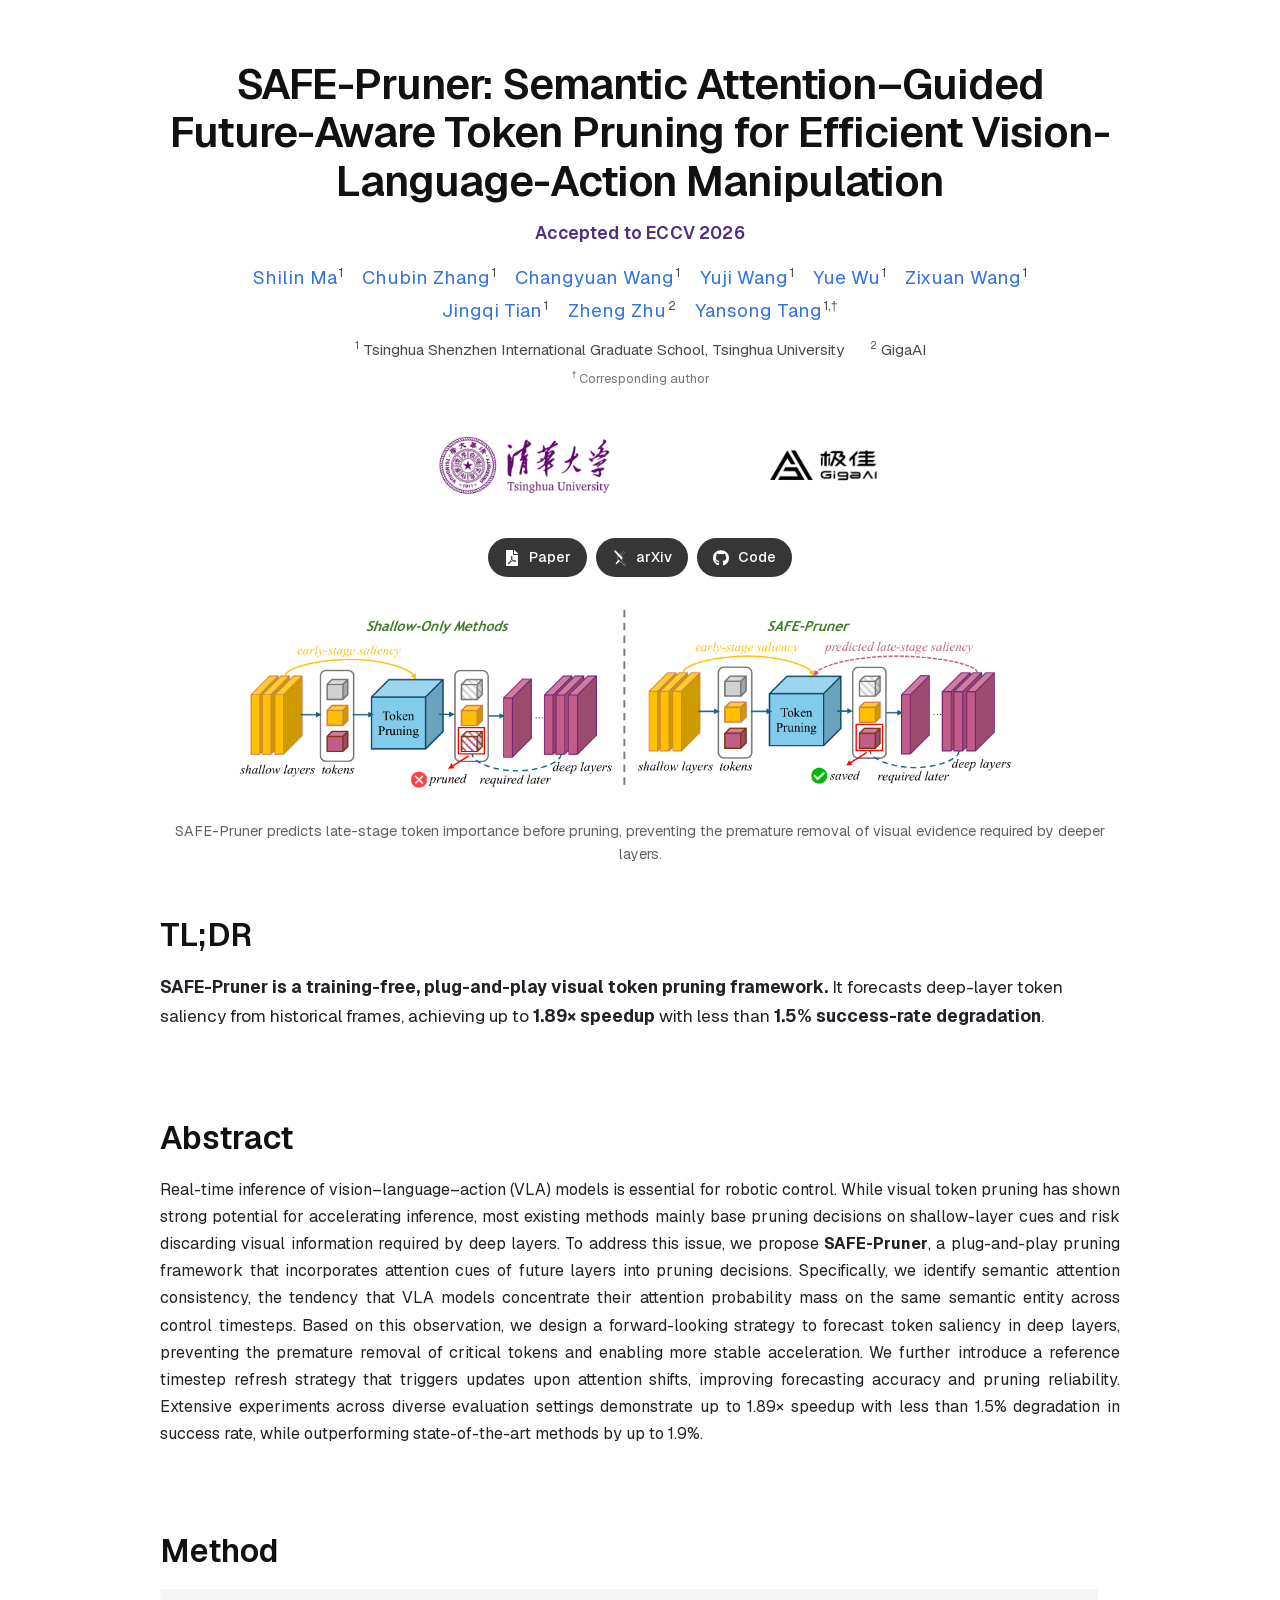
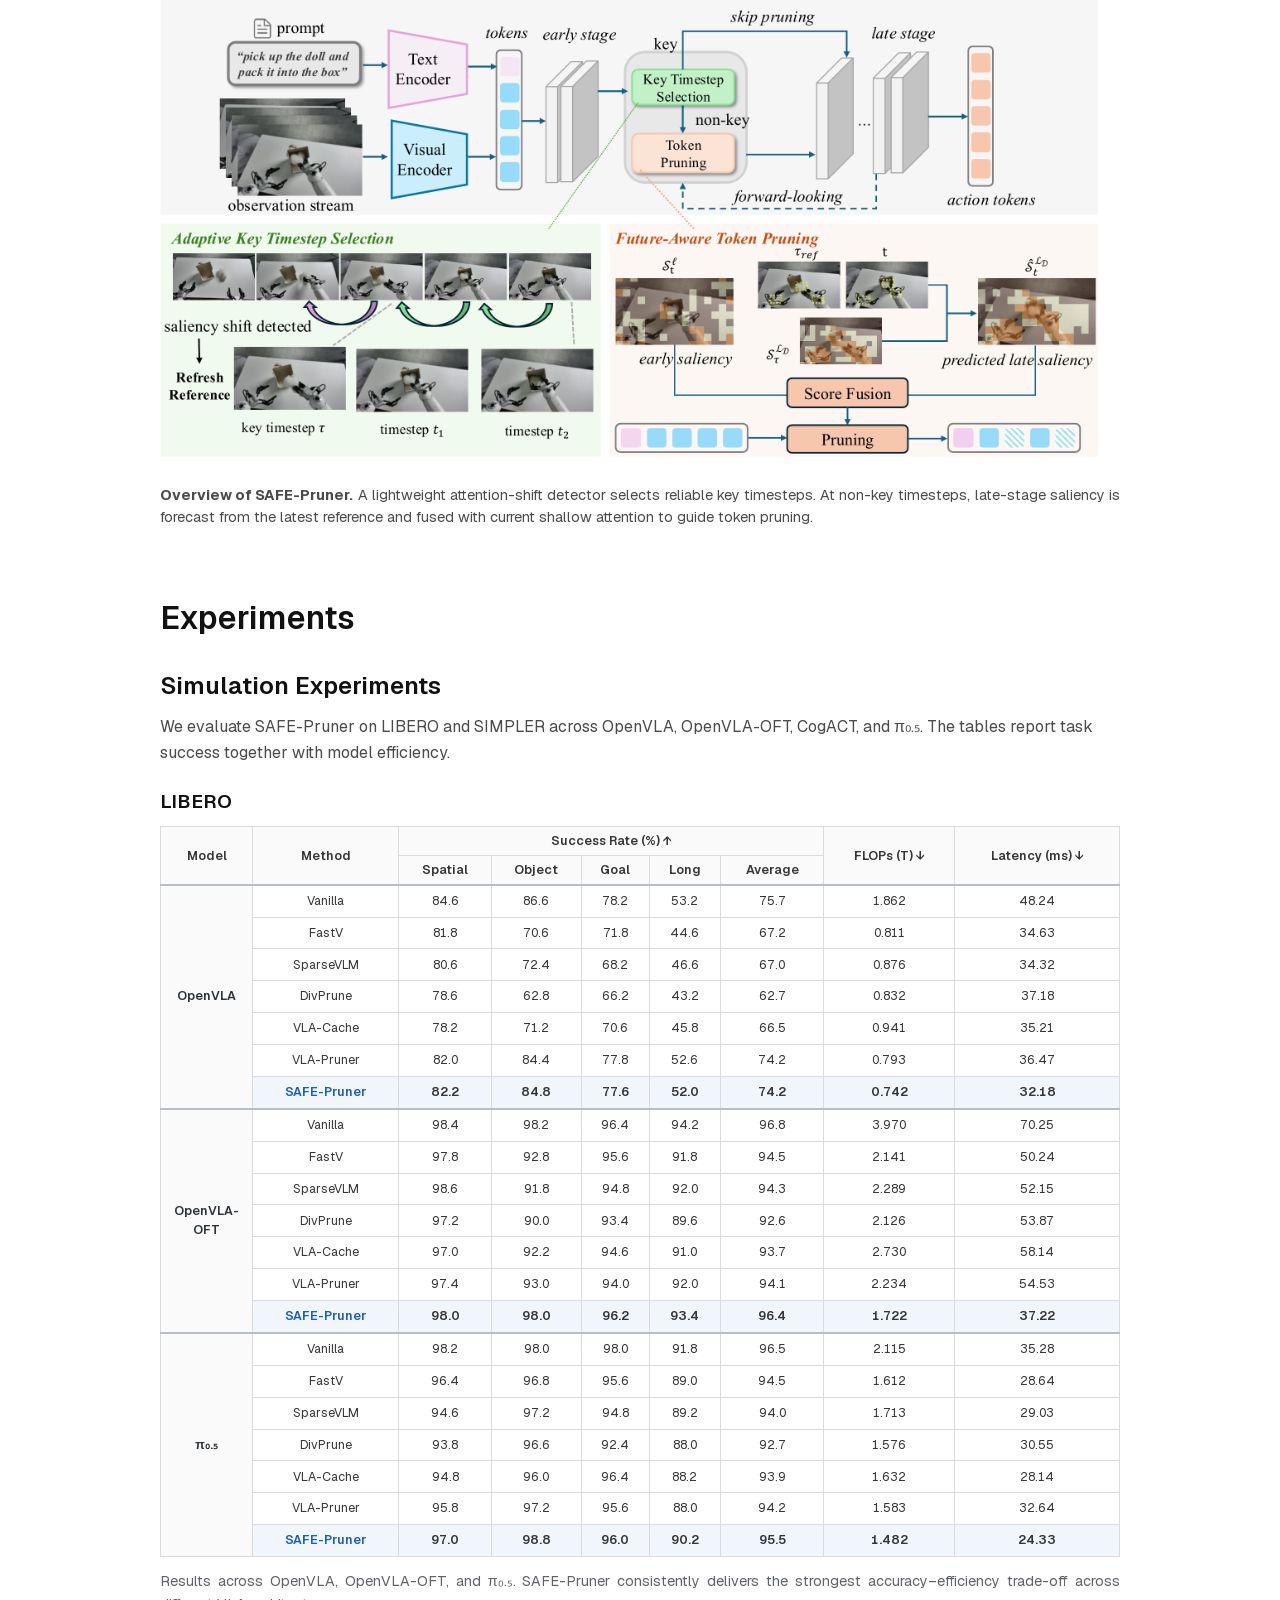
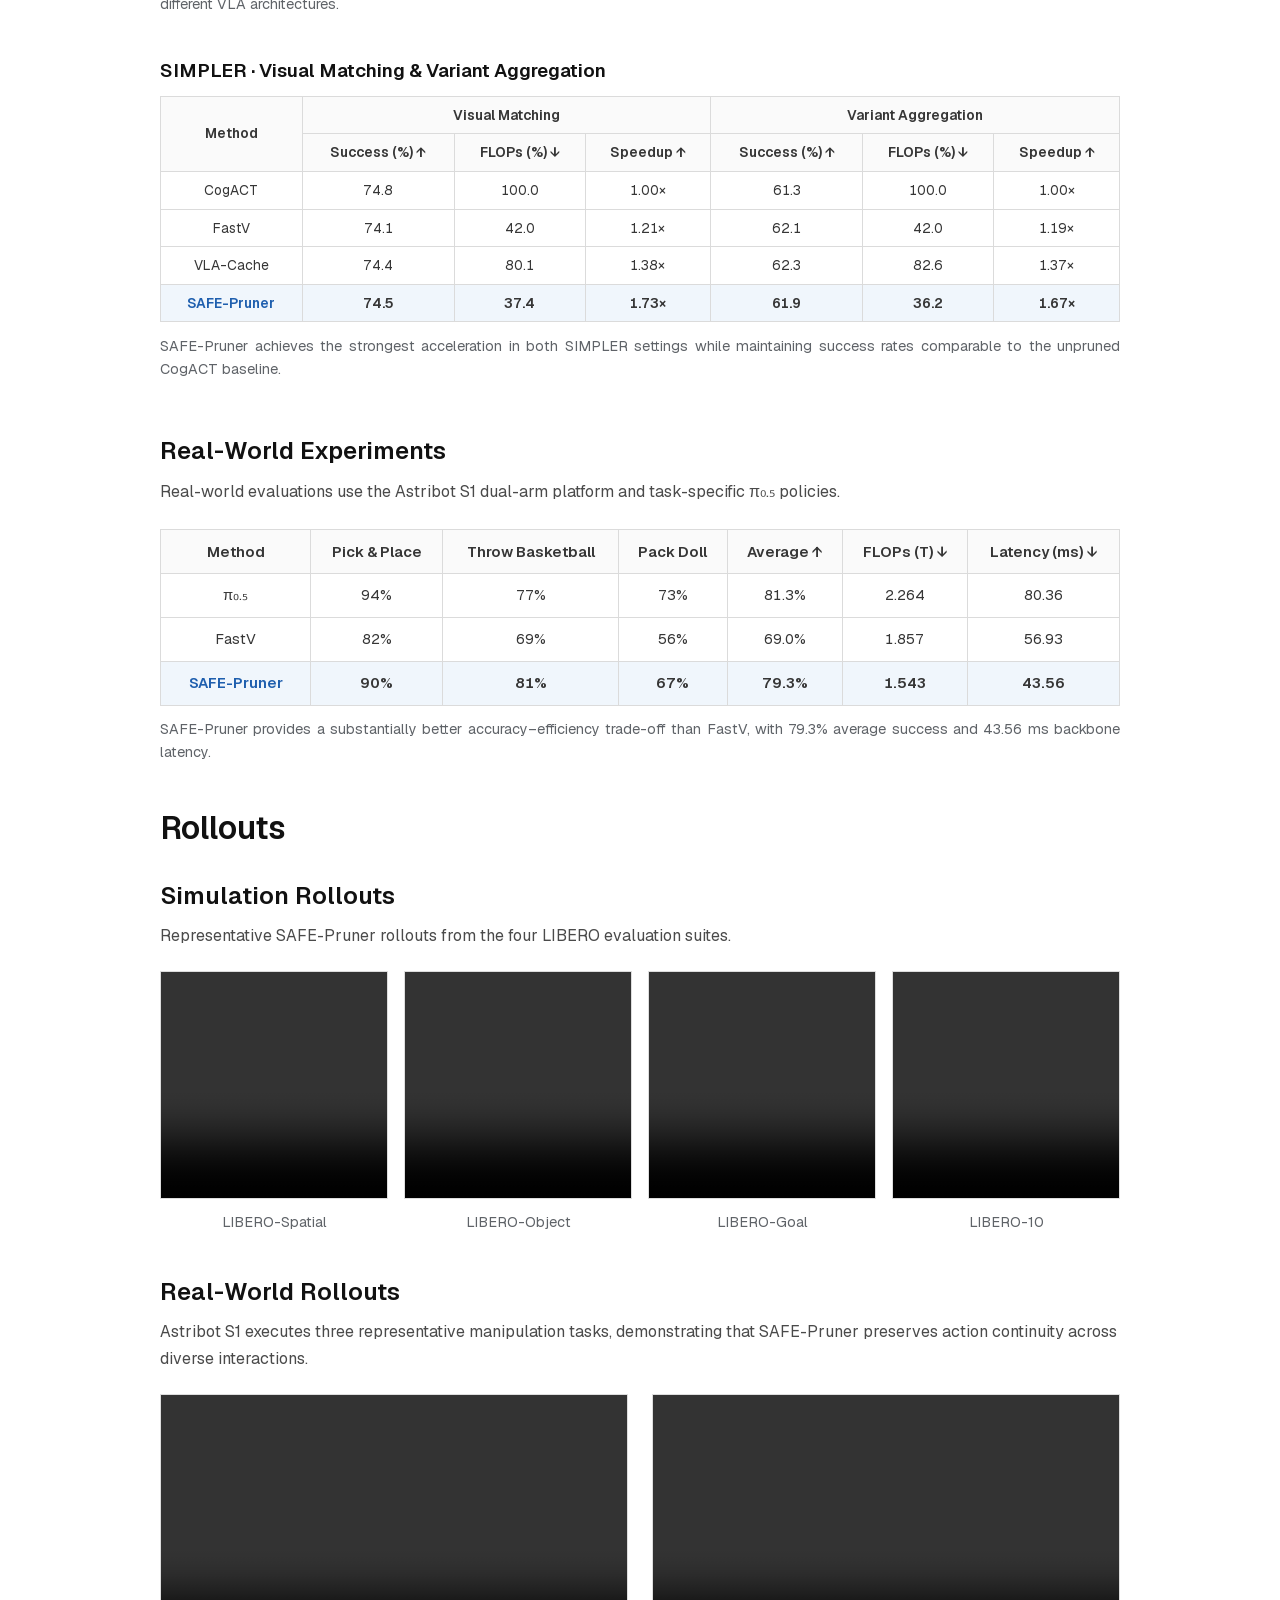
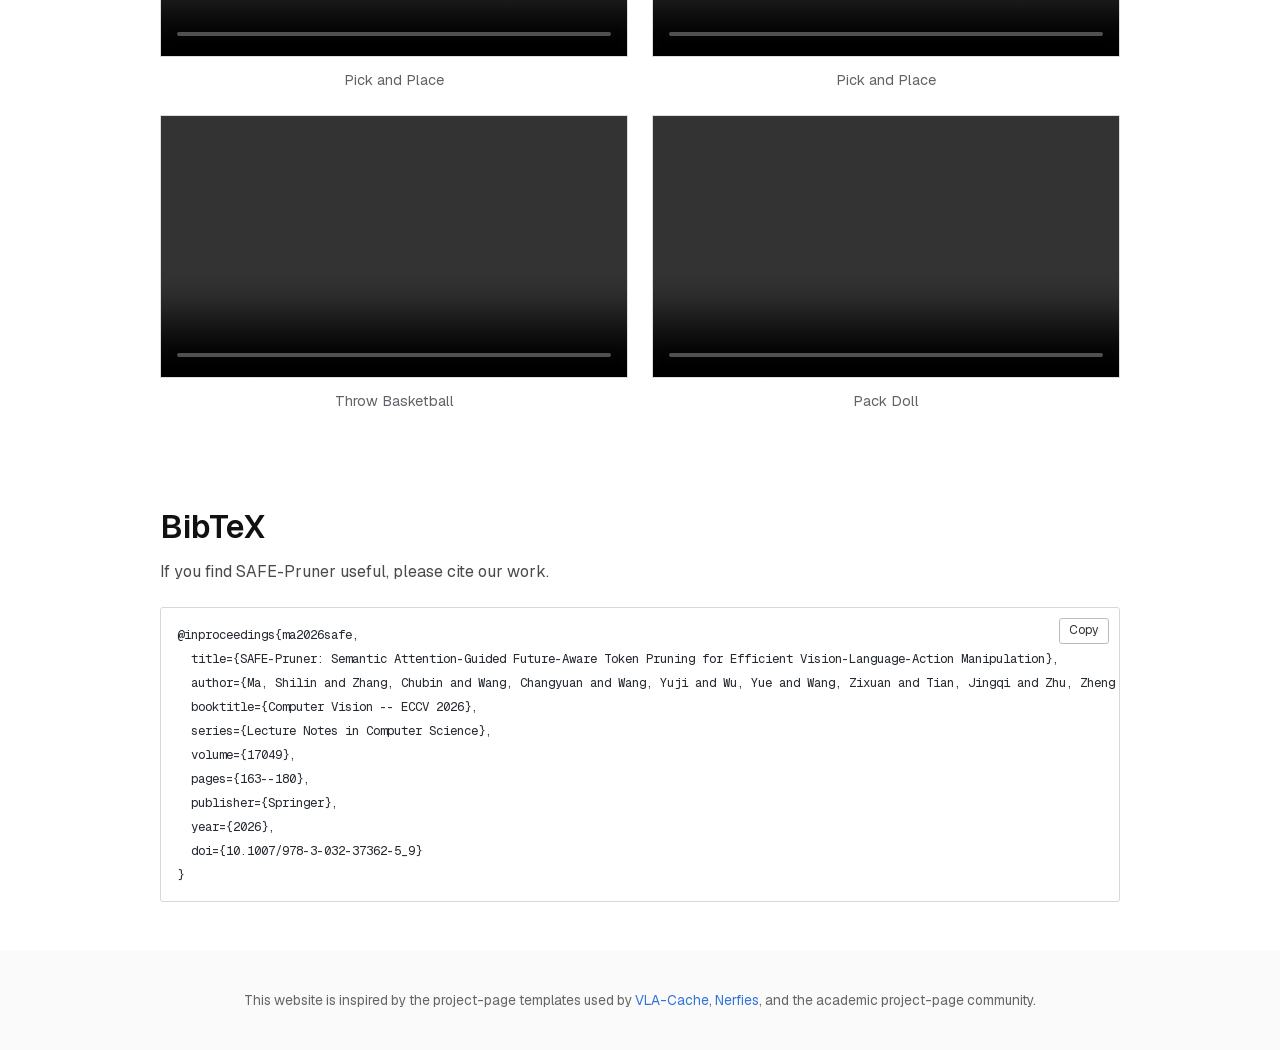
<file: SAFE-Pruner/index.html>
<!doctype html>
<html lang="en">
  <head>
    <meta charset="utf-8">
    <meta name="viewport" content="width=device-width, initial-scale=1">
    <title>SAFE-Pruner | Future-Aware Token Pruning for VLA Manipulation</title>
    <meta name="description" content="SAFE-Pruner is a training-free, future-aware visual token pruning framework that accelerates VLA manipulation by up to 1.89×.">
    <meta name="keywords" content="SAFE-Pruner,vision-language-action,VLA,token pruning,robot manipulation,inference acceleration">
    <meta name="author" content="Shilin Ma et al.">
    <link rel="canonical" href="https://msssl.github.io/SAFE-Pruner/">

    <meta property="og:title" content="SAFE-Pruner">
    <meta property="og:description" content="Future-aware token pruning for efficient vision-language-action manipulation.">
    <meta property="og:type" content="website">
    <meta property="og:url" content="https://msssl.github.io/SAFE-Pruner/">
    <meta property="og:image" content="https://msssl.github.io/SAFE-Pruner/og-eccv.png">
    <meta property="og:image:width" content="1672">
    <meta property="og:image:height" content="941">
    <meta property="og:image:alt" content="SAFE-Pruner — accepted to ECCV 2026">

    <meta name="twitter:card" content="summary_large_image">
    <meta name="twitter:title" content="SAFE-Pruner">
    <meta name="twitter:description" content="Future-aware token pruning for efficient VLA manipulation.">
    <meta name="twitter:image" content="https://msssl.github.io/SAFE-Pruner/og-eccv.png">

    <link rel="icon" href="./favicon.png">
    <link rel="preload" href="./assets/fonts/geist-latin.woff2" as="font" type="font/woff2" crossorigin>
    <link rel="preload" href="./assets/teaser.png" as="image">
    <link rel="stylesheet" href="./assets/styles.css">
    <script src="./assets/script.js" defer></script>
  </head>
  <body>
    <main><section class="publication-header"><div class="container has-text-centered"><h1 class="publication-title">SAFE-Pruner: Semantic Attention–Guided Future-Aware Token Pruning for Efficient Vision-Language-Action Manipulation</h1><p class="publication-venue">Accepted to ECCV 2026</p><div class="publication-authors" aria-label="Authors"><span class="author-block">Shilin Ma<sup>1</sup></span><span class="author-block">Chubin Zhang<sup>1</sup></span><span class="author-block">Changyuan Wang<sup>1</sup></span><span class="author-block">Yuji Wang<sup>1</sup></span><span class="author-block">Yue Wu<sup>1</sup></span><span class="author-block">Zixuan Wang<sup>1</sup></span><span class="author-block">Jingqi Tian<sup>1</sup></span><span class="author-block">Zheng Zhu<sup>2</sup></span><span class="author-block">Yansong Tang<sup>1,†</sup></span></div><p class="institution-line"><span><sup>1</sup> Tsinghua Shenzhen International Graduate School, Tsinghua University</span><span><sup>2</sup> GigaAI</span></p><p class="corresponding"><sup>†</sup> Corresponding author</p><div class="institution-logos" aria-label="Institutions"><img class="tsinghua-logo" src="assets/tsinghua-university-logo.jpg" alt="Tsinghua University logo"/><img class="giga-logo" src="assets/gigaai-logo.png" alt="GigaAI logo"/></div><div class="publication-links"><a class="resource-button" href="https://arxiv.org/pdf/2605.29662" target="_blank" rel="noreferrer"><img class="resource-icon" src="assets/icons/file-pdf.svg" alt="" aria-hidden="true"/><span>Paper</span></a><a class="resource-button" href="https://arxiv.org/abs/2605.29662" target="_blank" rel="noreferrer"><img class="resource-icon" src="assets/icons/arxiv.svg" alt="" aria-hidden="true"/><span>arXiv</span></a><a class="resource-button" href="https://github.com/msssl/SAFE-Pruner" target="_blank" rel="noreferrer"><img class="resource-icon" src="assets/icons/github.svg" alt="" aria-hidden="true"/><span>Code</span></a></div></div></section><section class="teaser-section"><div class="container has-text-centered"><figure class="teaser-figure"><div class="teaser-image-viewport"><img src="assets/teaser.png" alt="Comparison between shallow-only token pruning and SAFE-Pruner"/></div><figcaption>SAFE-Pruner predicts late-stage token importance before pruning, preventing the premature removal of visual evidence required by deeper layers.</figcaption></figure></div></section><section class="section tldr-section"><div class="container"><h2 class="title is-3">TL;DR</h2><p class="tldr-copy"><strong>SAFE-Pruner is a training-free, plug-and-play visual token pruning framework.</strong> It forecasts deep-layer token saliency from historical frames, achieving up to <strong>1.89× speedup</strong> with less than <strong>1.5% success-rate degradation</strong>.</p></div></section><section class="section" id="abstract"><div class="container"><h2 class="title is-3">Abstract</h2><div class="content has-text-justified"><p>Real-time inference of vision–language–action (VLA) models is essential for robotic control. While visual token pruning has shown strong potential for accelerating inference, most existing methods mainly base pruning decisions on shallow-layer cues and risk discarding visual information required by deep layers. To address this issue, we propose <strong>SAFE-Pruner</strong>, a plug-and-play pruning framework that incorporates attention cues of future layers into pruning decisions. Specifically, we identify semantic attention consistency, the tendency that VLA models concentrate their attention probability mass on the same semantic entity across control timesteps. Based on this observation, we design a forward-looking strategy to forecast token saliency in deep layers, preventing the premature removal of critical tokens and enabling more stable acceleration. We further introduce a reference timestep refresh strategy that triggers updates upon attention shifts, improving forecasting accuracy and pruning reliability. Extensive experiments across diverse evaluation settings demonstrate up to 1.89× speedup with less than 1.5% degradation in success rate, while outperforming state-of-the-art methods by up to 1.9%.</p></div></div></section><section class="section" id="method"><div class="container"><h2 class="title is-3">Method</h2><figure class="paper-figure"><div class="pipeline-viewport"><img src="assets/pipeline.png" alt="SAFE-Pruner pipeline"/></div><figcaption><strong>Overview of SAFE-Pruner.</strong> A lightweight attention-shift detector selects reliable key timesteps. At non-key timesteps, late-stage saliency is forecast from the latest reference and fused with current shallow attention to guide token pruning.</figcaption></figure></div></section><section class="section" id="experiments"><div class="container"><h2 class="title is-3">Experiments</h2><h3 class="title is-4">Simulation Experiments</h3><p class="section-description">We evaluate SAFE-Pruner on LIBERO and SIMPLER across OpenVLA, OpenVLA-OFT, CogACT, and π₀.₅. The tables report task success together with model efficiency.</p><div class="result-block"><h4 class="title is-5">LIBERO</h4><div class="table-container"><table class="results-table libero-table"><thead><tr><th rowspan="2">Model</th><th rowspan="2">Method</th><th colspan="5">Success Rate (%) ↑</th><th rowspan="2">FLOPs (T) ↓</th><th rowspan="2">Latency (ms) ↓</th></tr><tr><th>Spatial</th><th>Object</th><th>Goal</th><th>Long</th><th>Average</th></tr></thead><tbody><tr class=" model-divider"><th class="model-cell" scope="rowgroup" rowspan="7">OpenVLA</th><td class="method-cell">Vanilla</td><td>84.6</td><td>86.6</td><td>78.2</td><td>53.2</td><td>75.7</td><td>1.862</td><td>48.24</td></tr><tr class=" "><td class="method-cell">FastV</td><td>81.8</td><td>70.6</td><td>71.8</td><td>44.6</td><td>67.2</td><td>0.811</td><td>34.63</td></tr><tr class=" "><td class="method-cell">SparseVLM</td><td>80.6</td><td>72.4</td><td>68.2</td><td>46.6</td><td>67.0</td><td>0.876</td><td>34.32</td></tr><tr class=" "><td class="method-cell">DivPrune</td><td>78.6</td><td>62.8</td><td>66.2</td><td>43.2</td><td>62.7</td><td>0.832</td><td>37.18</td></tr><tr class=" "><td class="method-cell">VLA-Cache</td><td>78.2</td><td>71.2</td><td>70.6</td><td>45.8</td><td>66.5</td><td>0.941</td><td>35.21</td></tr><tr class=" "><td class="method-cell">VLA-Pruner</td><td>82.0</td><td>84.4</td><td>77.8</td><td>52.6</td><td>74.2</td><td>0.793</td><td>36.47</td></tr><tr class="ours-row "><td class="method-cell">SAFE-Pruner</td><td>82.2</td><td>84.8</td><td>77.6</td><td>52.0</td><td>74.2</td><td>0.742</td><td>32.18</td></tr><tr class=" model-divider"><th class="model-cell" scope="rowgroup" rowspan="7">OpenVLA-OFT</th><td class="method-cell">Vanilla</td><td>98.4</td><td>98.2</td><td>96.4</td><td>94.2</td><td>96.8</td><td>3.970</td><td>70.25</td></tr><tr class=" "><td class="method-cell">FastV</td><td>97.8</td><td>92.8</td><td>95.6</td><td>91.8</td><td>94.5</td><td>2.141</td><td>50.24</td></tr><tr class=" "><td class="method-cell">SparseVLM</td><td>98.6</td><td>91.8</td><td>94.8</td><td>92.0</td><td>94.3</td><td>2.289</td><td>52.15</td></tr><tr class=" "><td class="method-cell">DivPrune</td><td>97.2</td><td>90.0</td><td>93.4</td><td>89.6</td><td>92.6</td><td>2.126</td><td>53.87</td></tr><tr class=" "><td class="method-cell">VLA-Cache</td><td>97.0</td><td>92.2</td><td>94.6</td><td>91.0</td><td>93.7</td><td>2.730</td><td>58.14</td></tr><tr class=" "><td class="method-cell">VLA-Pruner</td><td>97.4</td><td>93.0</td><td>94.0</td><td>92.0</td><td>94.1</td><td>2.234</td><td>54.53</td></tr><tr class="ours-row "><td class="method-cell">SAFE-Pruner</td><td>98.0</td><td>98.0</td><td>96.2</td><td>93.4</td><td>96.4</td><td>1.722</td><td>37.22</td></tr><tr class=" model-divider"><th class="model-cell" scope="rowgroup" rowspan="7">π₀.₅</th><td class="method-cell">Vanilla</td><td>98.2</td><td>98.0</td><td>98.0</td><td>91.8</td><td>96.5</td><td>2.115</td><td>35.28</td></tr><tr class=" "><td class="method-cell">FastV</td><td>96.4</td><td>96.8</td><td>95.6</td><td>89.0</td><td>94.5</td><td>1.612</td><td>28.64</td></tr><tr class=" "><td class="method-cell">SparseVLM</td><td>94.6</td><td>97.2</td><td>94.8</td><td>89.2</td><td>94.0</td><td>1.713</td><td>29.03</td></tr><tr class=" "><td class="method-cell">DivPrune</td><td>93.8</td><td>96.6</td><td>92.4</td><td>88.0</td><td>92.7</td><td>1.576</td><td>30.55</td></tr><tr class=" "><td class="method-cell">VLA-Cache</td><td>94.8</td><td>96.0</td><td>96.4</td><td>88.2</td><td>93.9</td><td>1.632</td><td>28.14</td></tr><tr class=" "><td class="method-cell">VLA-Pruner</td><td>95.8</td><td>97.2</td><td>95.6</td><td>88.0</td><td>94.2</td><td>1.583</td><td>32.64</td></tr><tr class="ours-row "><td class="method-cell">SAFE-Pruner</td><td>97.0</td><td>98.8</td><td>96.0</td><td>90.2</td><td>95.5</td><td>1.482</td><td>24.33</td></tr></tbody></table></div><p class="table-caption">Results across OpenVLA, OpenVLA-OFT, and π₀.₅. SAFE-Pruner consistently delivers the strongest accuracy–efficiency trade-off across different VLA architectures.</p></div><div class="result-block"><h4 class="title is-5">SIMPLER · Visual Matching &amp; Variant Aggregation</h4><div class="table-container"><table class="results-table simpler-table"><thead><tr><th class="method-cell" rowspan="2">Method</th><th colspan="3">Visual Matching</th><th colspan="3">Variant Aggregation</th></tr><tr><th>Success (%) ↑</th><th>FLOPs (%) ↓</th><th>Speedup ↑</th><th>Success (%) ↑</th><th>FLOPs (%) ↓</th><th>Speedup ↑</th></tr></thead><tbody><tr class=""><td class="method-cell">CogACT</td><td>74.8</td><td>100.0</td><td>1.00×</td><td>61.3</td><td>100.0</td><td>1.00×</td></tr><tr class=""><td class="method-cell">FastV</td><td>74.1</td><td>42.0</td><td>1.21×</td><td>62.1</td><td>42.0</td><td>1.19×</td></tr><tr class=""><td class="method-cell">VLA-Cache</td><td>74.4</td><td>80.1</td><td>1.38×</td><td>62.3</td><td>82.6</td><td>1.37×</td></tr><tr class="ours-row"><td class="method-cell">SAFE-Pruner</td><td>74.5</td><td>37.4</td><td>1.73×</td><td>61.9</td><td>36.2</td><td>1.67×</td></tr></tbody></table></div><p class="table-caption">SAFE-Pruner achieves the strongest acceleration in both SIMPLER settings while maintaining success rates comparable to the unpruned CogACT baseline.</p></div><h3 class="title is-4 real-experiment-title">Real-World Experiments</h3><p class="section-description">Real-world evaluations use the Astribot S1 dual-arm platform and task-specific π₀.₅ policies.</p><div class="result-block"><div class="table-container"><table class="results-table real-table"><thead><tr><th class="method-cell">Method</th><th>Pick &amp; Place</th><th>Throw Basketball</th><th>Pack Doll</th><th>Average ↑</th><th>FLOPs (T) ↓</th><th>Latency (ms) ↓</th></tr></thead><tbody><tr class=""><td class="method-cell">π₀.₅</td><td>94%</td><td>77%</td><td>73%</td><td>81.3%</td><td>2.264</td><td>80.36</td></tr><tr class=""><td class="method-cell">FastV</td><td>82%</td><td>69%</td><td>56%</td><td>69.0%</td><td>1.857</td><td>56.93</td></tr><tr class="ours-row"><td class="method-cell">SAFE-Pruner</td><td>90%</td><td>81%</td><td>67%</td><td>79.3%</td><td>1.543</td><td>43.56</td></tr></tbody></table></div><p class="table-caption">SAFE-Pruner provides a substantially better accuracy–efficiency trade-off than FastV, with 79.3% average success and 43.56 ms backbone latency.</p></div></div></section><section class="section" id="rollouts"><div class="container"><h2 class="title is-3">Rollouts</h2><h3 class="title is-4">Simulation Rollouts</h3><p class="section-description">Representative SAFE-Pruner rollouts from the four LIBERO evaluation suites.</p><div class="video-grid simulation-grid"><figure class="video-item"><div class="video-wrapper simulation-video"><video src="videos/simulation/libero-spatial.mp4" autoplay muted loop playsinline controls preload="metadata"></video></div><figcaption>LIBERO-Spatial</figcaption></figure><figure class="video-item"><div class="video-wrapper simulation-video"><video src="videos/simulation/libero-object.mp4" autoplay muted loop playsinline controls preload="metadata"></video></div><figcaption>LIBERO-Object</figcaption></figure><figure class="video-item"><div class="video-wrapper simulation-video"><video src="videos/simulation/libero-goal.mp4" autoplay muted loop playsinline controls preload="metadata"></video></div><figcaption>LIBERO-Goal</figcaption></figure><figure class="video-item"><div class="video-wrapper simulation-video"><video src="videos/simulation/libero-10.mp4" autoplay muted loop playsinline controls preload="metadata"></video></div><figcaption>LIBERO-10</figcaption></figure></div><h3 class="title is-4 real-rollout-title">Real-World Rollouts</h3><p class="section-description">Astribot S1 executes three representative manipulation tasks, demonstrating that SAFE-Pruner preserves action continuity across diverse interactions.</p><div class="video-grid"><figure class="video-item"><div class="video-wrapper"><video src="videos/real/IMG_9866_web.mp4" autoplay muted loop playsinline controls preload="metadata"></video></div><figcaption>Pick and Place</figcaption></figure><figure class="video-item"><div class="video-wrapper"><video src="videos/real/IMG_9871_web.mp4" autoplay muted loop playsinline controls preload="metadata"></video></div><figcaption>Pick and Place</figcaption></figure><figure class="video-item"><div class="video-wrapper"><video src="videos/real/IMG_9870_web.mp4" autoplay muted loop playsinline controls preload="metadata"></video></div><figcaption>Throw Basketball</figcaption></figure><figure class="video-item"><div class="video-wrapper"><video src="videos/real/IMG_9876_web.mp4" autoplay muted loop playsinline controls preload="metadata"></video></div><figcaption>Pack Doll</figcaption></figure></div></div></section><section class="section citation-section" id="citation"><div class="container"><h2 class="title is-3">BibTeX</h2><p class="section-description">If you find SAFE-Pruner useful, please cite our work.</p><div class="citation-block"><button class="citation-copy" type="button" aria-live="polite">Copy</button><pre><code>@inproceedings{ma2026safe,
  title={SAFE-Pruner: Semantic Attention-Guided Future-Aware Token Pruning for Efficient Vision-Language-Action Manipulation},
  author={Ma, Shilin and Zhang, Chubin and Wang, Changyuan and Wang, Yuji and Wu, Yue and Wang, Zixuan and Tian, Jingqi and Zhu, Zheng and Tang, Yansong},
  booktitle={Computer Vision -- ECCV 2026},
  series={Lecture Notes in Computer Science},
  volume={17049},
  pages={163--180},
  publisher={Springer},
  year={2026},
  doi={10.1007/978-3-032-37362-5_9}
}</code></pre></div></div></section><footer class="footer"><div class="container has-text-centered"><p>This website is inspired by the project-page templates used by <a href="https://vla-cache.github.io/" target="_blank" rel="noreferrer">VLA-Cache</a>, <a href="https://nerfies.github.io/" target="_blank" rel="noreferrer">Nerfies</a>, and the academic project-page community.</p></div></footer></main>
  </body>
</html>
</file>
<file: SAFE-Pruner/assets/styles.css>
@font-face {
  font-family: "Geist";
  font-style: normal;
  font-weight: 100 900;
  font-display: swap;
  src: url("./fonts/geist-latin.woff2") format("woff2");
}

@font-face {
  font-family: "Geist Mono";
  font-style: normal;
  font-weight: 100 900;
  font-display: swap;
  src: url("./fonts/geist-mono-latin.woff2") format("woff2");
}

:root {
  --font-geist-sans: "Geist";
  --font-geist-mono: "Geist Mono";
}

:root{--text:#1f2328;--muted:#5f6368;--link:#3273dc;--border:#dbdbdb;--soft:#f5f5f5;--container:960px}*{box-sizing:border-box}html{scroll-behavior:smooth;background:#fff}body{color:var(--text);font-family:var(--font-geist-sans), "Noto Sans", Arial, sans-serif;-webkit-font-smoothing:antialiased;background:#fff;margin:0;font-size:16px;line-height:1.5}a{color:var(--link);text-decoration:none}a:hover{text-decoration:underline}img,video{max-width:100%;display:block}button{font:inherit}.container{width:min(calc(100% - 32px), var(--container));margin:0 auto}.has-text-centered{text-align:center}.has-text-justified{text-align:justify}.section{padding:3rem 1.5rem}.title{color:#111;margin:0 0 1.25rem;font-weight:600;line-height:1.125}.title.is-3{font-size:2rem}.title.is-4{margin-top:2.25rem;font-size:1.5rem}.title.is-5{margin-bottom:.9rem;font-size:1.18rem}.content p{margin:0;line-height:1.7}.publication-header{padding:3.75rem 1.5rem 2rem}.publication-title{color:#111;letter-spacing:-.025em;max-width:1050px;margin:0 auto 1.35rem;font-size:clamp(1.9rem,4vw,2.65rem);font-weight:600;line-height:1.14}.publication-venue{color:#4f2d7f;letter-spacing:.01em;margin:-.35rem 0 .9rem;font-size:1.08rem;font-weight:600}.publication-authors{max-width:900px;margin:0 auto .7rem;font-size:1.18rem;line-height:1.75}.author-block{color:var(--link);margin:0 .6rem;display:inline-block}.author-block sup,.institution-line sup,.corresponding sup{color:#4a4a4a;margin-left:2px;font-size:.65em}.institution-line{color:#4a4a4a;flex-wrap:wrap;justify-content:center;gap:.3rem 1.5rem;margin:0;font-size:.96rem;display:flex}.institution-logos{justify-content:center;align-items:center;gap:3.25rem;min-height:120px;margin:1rem auto .85rem;display:flex}.institution-logos img{object-fit:contain;width:230px;height:100px}.institution-logos .tsinghua-logo{width:315px;height:115px}.institution-logos .giga-logo{filter:invert();width:170px;height:80px}.corresponding{color:#777;margin:.45rem 0 0;font-size:.8rem}.publication-links{flex-wrap:wrap;justify-content:center;gap:.55rem;display:flex}.resource-button{color:#fff;background:#363636;border-radius:999px;align-items:center;gap:.55rem;min-height:2.45rem;padding:.45rem 1rem;font-size:.9rem;font-weight:500;display:inline-flex}.resource-button:hover{color:#fff;background:#222;text-decoration:none}.resource-icon{object-fit:contain;filter:brightness(0)invert();flex:0 0 1rem;width:1rem;height:1rem}.teaser-section{padding:0 1.5rem .75rem}.teaser-figure{margin:0}.teaser-image-viewport{overflow:hidden}.teaser-image-viewport img{width:92%;margin:-17% auto -14%}.teaser-figure figcaption,.paper-figure figcaption,.video-item figcaption{color:var(--muted);margin-top:.75rem;font-size:.9rem;line-height:1.55}.tldr-section{background:#fff;padding-top:2.5rem;padding-bottom:2.5rem}.tldr-copy{margin:0;font-size:1.08rem;line-height:1.7}.paper-figure{margin:0}.pipeline-viewport{overflow:hidden}.pipeline-viewport img{width:103.6%;max-width:none;margin:-4% -1.8%}.paper-figure figcaption{color:#4a4a4a;text-align:justify}.section-description{color:#4a4a4a;margin:-.35rem 0 1.35rem;line-height:1.65}#method{padding-top:2.35rem;padding-bottom:2rem}#experiments{padding-top:2.5rem;padding-bottom:1rem}#experiments .result-block:last-child{margin-bottom:.5rem}#rollouts{padding-top:1.35rem}.result-block{margin:1.5rem 0 2.75rem}.table-container{width:100%;overflow-x:auto}.results-table{border-collapse:collapse;color:#363636;text-align:center;width:100%;min-width:640px;font-size:.92rem}.results-table th,.results-table td{border:1px solid var(--border);vertical-align:middle;text-align:center;font-variant-numeric:tabular-nums;padding:.65rem .75rem}.results-table th{color:#363636;background:#fafafa;font-weight:600}.results-table .method-cell{text-align:center}.results-table tbody tr:hover{background:#fafafa}.results-table .ours-row{background:#f0f6fc;font-weight:600}.results-table .ours-row .method-cell{color:#1f5fae}.libero-table{min-width:900px;font-size:.78rem}.libero-table th,.libero-table td{padding:.38rem .42rem}.libero-table thead th{line-height:1.25}.libero-table .model-cell{color:#2f343a;text-align:center;width:92px;font-weight:600}.libero-table .model-divider>*{border-top-width:2px;border-top-color:#b8bec6}.simpler-table{min-width:760px;font-size:.86rem}.simpler-table th,.simpler-table td{padding:.5rem .55rem}.real-table .method-cell{white-space:nowrap;width:150px;min-width:150px}.table-caption{color:var(--muted);text-align:justify;margin:.8rem 0 0;font-size:.9rem;line-height:1.6}.real-experiment-title{margin-top:3.5rem!important}.video-grid{grid-template-columns:repeat(2,minmax(0,1fr));gap:1.5rem;display:grid}.simulation-grid{grid-template-columns:repeat(4,minmax(0,1fr));gap:1rem}.video-item{margin:0}.video-wrapper{aspect-ratio:16/9;background:#000;border:1px solid #ddd;overflow:hidden}.video-wrapper video{object-fit:cover;width:100%;height:100%}.simulation-video{background:#f5f5f5}.simulation-grid .simulation-video{aspect-ratio:1}.simulation-video video{object-fit:contain}.video-item figcaption{text-align:center}.real-rollout-title{margin-top:2.75rem!important}.citation-section{background:#fff}.citation-block{background:#fff;border:1px solid #d7d7d7;border-radius:3px;position:relative;overflow:hidden}.citation-copy{z-index:1;color:#333;cursor:pointer;background:#fff;border:1px solid #bbb;border-radius:3px;padding:.28rem .58rem;font-size:.75rem;line-height:1.25;position:absolute;top:.6rem;right:.65rem}.citation-copy:hover{background:#f3f3f3}.citation-block pre{text-align:left;margin:0;padding:.9rem 4.5rem .9rem 1rem;overflow-x:auto}.citation-block code{color:#24292f;font-family:var(--font-geist-mono), monospace;font-size:.78rem;line-height:1.5}.footer{color:#666;background:#fafafa;padding:2.5rem 1.5rem;font-size:.85rem}.footer p{margin:0}@media (max-width:700px){.section{padding:2.5rem 1rem}.publication-header{padding:2.75rem 1rem 1.5rem}.publication-title{font-size:1.8rem}.publication-authors{font-size:1.02rem}.author-block{margin:0 .35rem}.institution-line{display:block}.institution-line span{margin-bottom:.25rem;display:block}.institution-logos{gap:.75rem}.institution-logos img{width:180px;height:85px}.institution-logos .tsinghua-logo{width:215px;height:92px}.institution-logos .giga-logo{width:115px;height:70px}.teaser-figure img{width:100%}.title.is-3{font-size:1.75rem}.title.is-4{font-size:1.3rem}.video-grid{grid-template-columns:1fr}.simulation-grid{grid-template-columns:repeat(2,minmax(0,1fr))}.has-text-justified{text-align:left}}@media (prefers-reduced-motion:reduce){html{scroll-behavior:auto}}
</file>
